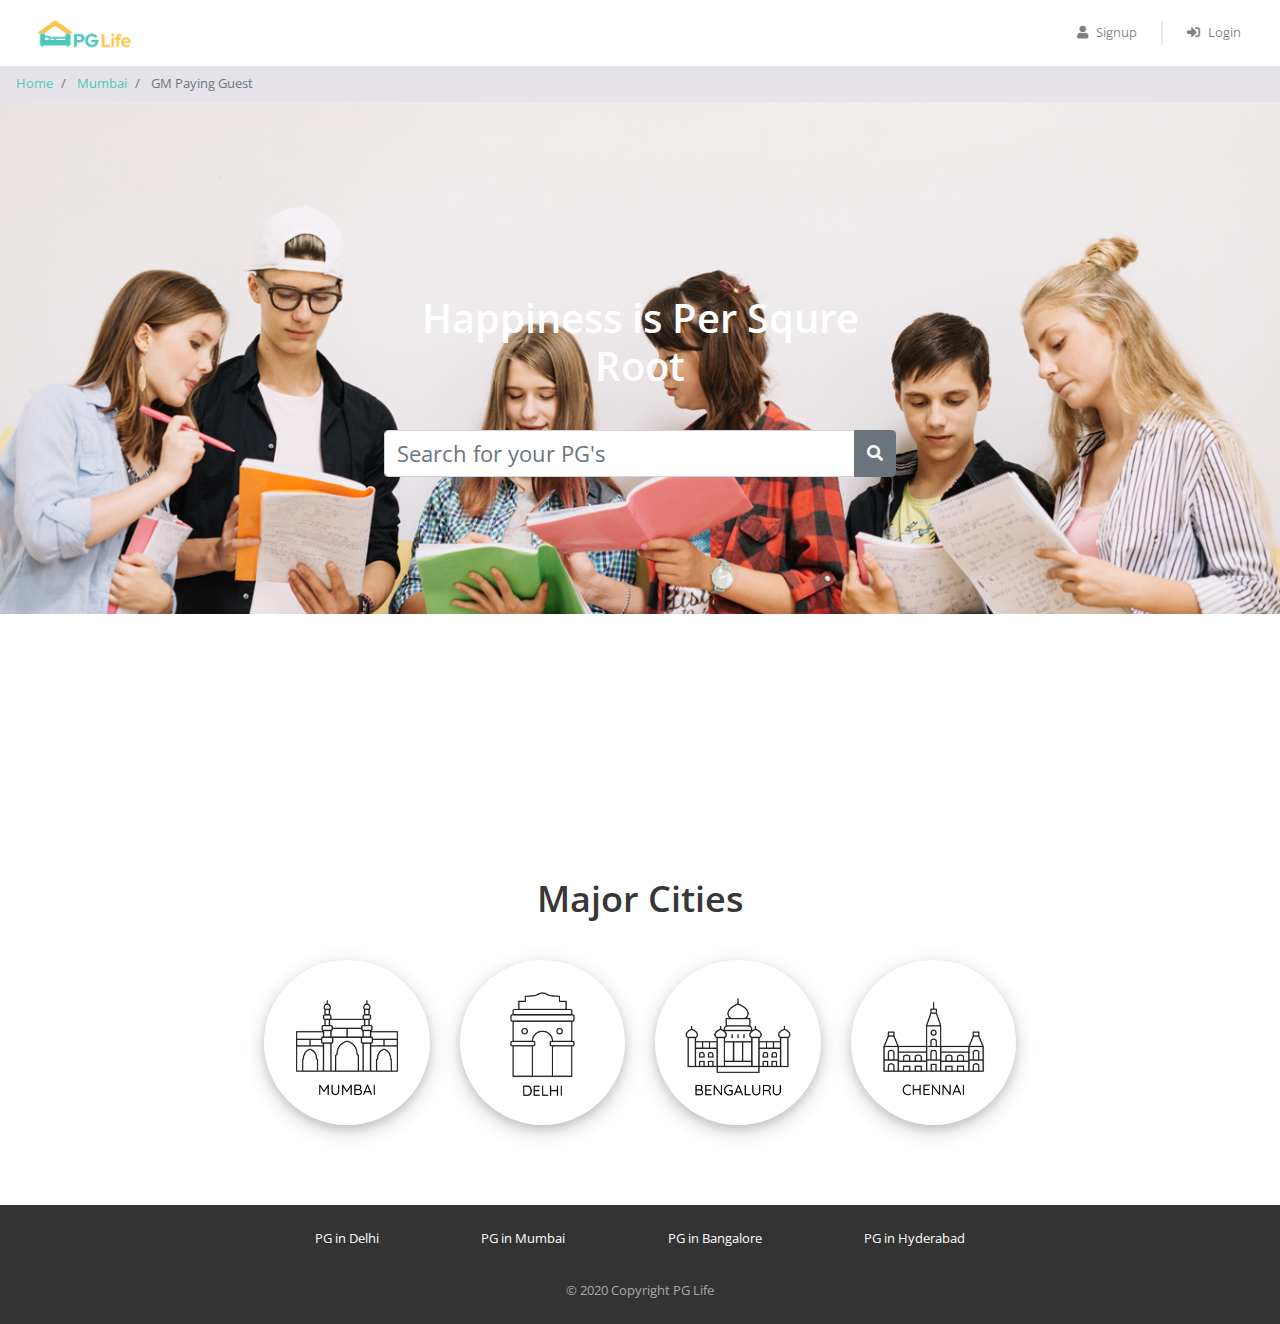
<file: index.html>
<!DOCTYPE html>
<html lang="en">
<head>
  <meta charset="UTF-8">
  <meta http-equiv="X-UA-Compatible" content="IE=edge">
    <meta name="viewport" content="width=device-width, initial-scale=1.0">
    <script src="https://cdn.jsdelivr.net/npm/bootstrap@5.1.3/dist/js/bootstrap.bundle.min.js" integrity="sha384-ka7Sk0Gln4gmtz2MlQnikT1wXgYsOg+OMhuP+IlRH9sENBO0LRn5q+8nbTov4+1p" crossorigin="anonymous"></script>
    <link href="css/bootstrap.min.css" rel="stylesheet" />
    <link href="https://use.fontawesome.com/releases/v5.11.2/css/all.css" rel="stylesheet" />
    <link href="https://fonts.googleapis.com/css2?family=Open+Sans:ital,wght@0,300;0,400;0,600;0,700;0,800;1,300;1,400;1,600;1,700;1,800&display=swap" rel="stylesheet" />
    <link href="css/common.css" rel="stylesheet" /> 
    <link href="css/style.css" rel="stylesheet" /> 
    <title>PG's Life</title>
</head>
<body>
  <div class="header sticky-top n-bar">
    <nav class="navbar navbar-expand-lg navbar-light">
      <div class="container-fluid">
        <a class="navbar-brand" href="#"><img src="img/logo.png" alt="logo-img"></a>
        <button class="navbar-toggler" type="button" data-bs-toggle="collapse" data-bs-target="#navbarNavAltMarkup" aria-controls="navbarNavAltMarkup" aria-expanded="false" aria-label="Toggle navigation">
          <span class="navbar-toggler-icon"></span>
        </button>
        <div class="collapse navbar-collapse" id="navbarNavAltMarkup">
          <ul class="navbar-nav ml-auto">
            <li class="nav-item">
                <a class="nav-link" href="#" data-toggle="modal" data-target="#signup-modal">
                    <i class="fas fa-user"></i>Signup </a>
                        </li>
                <div class="nav-vl"></div>
                    <li class="nav-item">
                        <a class="nav-link" href="#" data-toggle="modal" data-target="#login-modal">
                            <i class="fas fa-sign-in-alt"></i>Login</a>
                    </li>
        </ul>
            
          </div>
        </div>
      </div>
    </nav>
  </div>
  <div id="loading">
    </div>

    <nav aria-label="breadcrumb">
        <ol class="breadcrumb py-2">
            <li class="breadcrumb-item">
                <a href="index.html">Home</a>
            </li>
            <li class="breadcrumb-item">
                <a href="property_list.html">Mumbai</a>
            </li>
            <li class="breadcrumb-item active" aria-current="page">
                GM Paying Guest
            </li>
        </ol>
    </nav>

    <div class="search-bar">
      <img class="background-img" src="img/bg.png" alt="">
      <div class="search">
        <h1 class="head">Happiness is Per Squre Root</h1>
        <form action="" id="search-form">
          <div class="input-group city-search">
            <input type="text" class="form-control input-city" id="city" name="city" placeholder="Search for your PG's">
            <div class="input-group-append">
              <button type="submit" class="btn btn-secondary">
                <i class="fa fa-search"></i>
              </button>
            </div>
          </div>
        </form>
      
      </div>
		</div>
  <!-- </div> -->
    <div class="page-container city-icon">
      <div class="icon-heading"><h1>Major Cities</h1></div>
      <div class="row">
        <div class="city-card-container col-md col-sm-12" style="width: 18rem;">
          <a href="property_detail.html">
            <div class="city-card ">
            <img src="img/mumbai.png" class="card-img" alt="Mumbai">
          </div>
          </a>
        </div>

        <div class="city-card-container col-md col-sm-12" style="width: 18rem;">
          <a href="property_detail.html">
            <div class="city-card">
            <img src="img/delhi.png" class="card-img" alt="Mumbai">
          </div>
          </a>
        </div><div class="city-card-container col-md col-sm-12" style="width: 18rem;">
          <a href="property_detail.html">
            <div class="city-card">
            <img src="img/bangalore.png" class="card-img" alt="Mumbai">
          </div>
          </a>
        </div>
        <div class="city-card-container col-md col-sm-12" style="width: 18rem;">
          <a href="property_detail.html">
            <div class="city-card rounded-circle">
            <img src="img/chennai.png" class="card-img" alt="Mumbai">
          </div>
          </a>
        </div>

      </div>
    </div>

    <div class="footer">
      <div class="page-container footer-container">
          <div class="footer-cities">
              <div class="footer-city">
                  <a href="property_list.html">PG in Delhi</a>
              </div>
              <div class="footer-city">
                  <a href="property_list.html">PG in Mumbai</a>
              </div>
              <div class="footer-city">
                  <a href="property_list.html">PG in Bangalore</a>
              </div>
              <div class="footer-city">
                  <a href="property_list.html">PG in Hyderabad</a>
              </div>
          </div>
          <div class="footer-copyright">© 2020 Copyright PG Life </div>
      </div>
  </div>


  
</body>
</html>
</file>
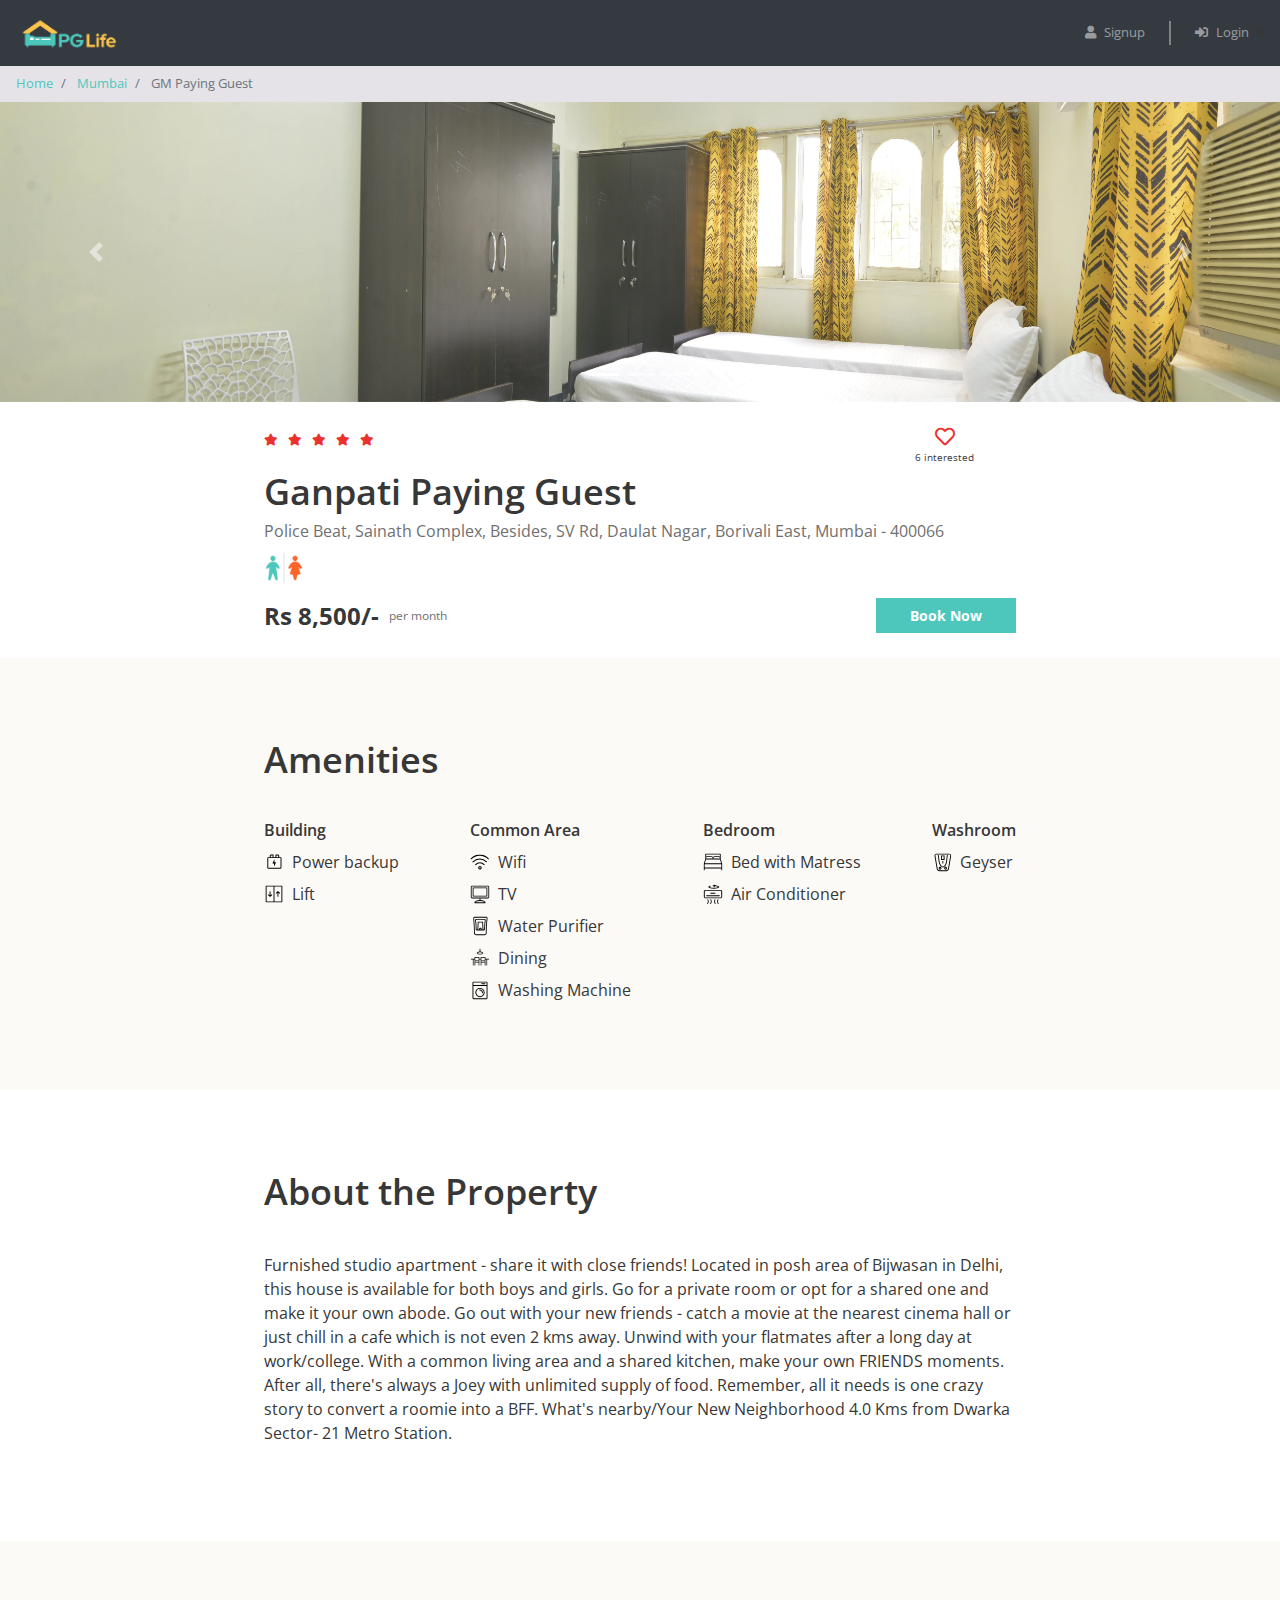
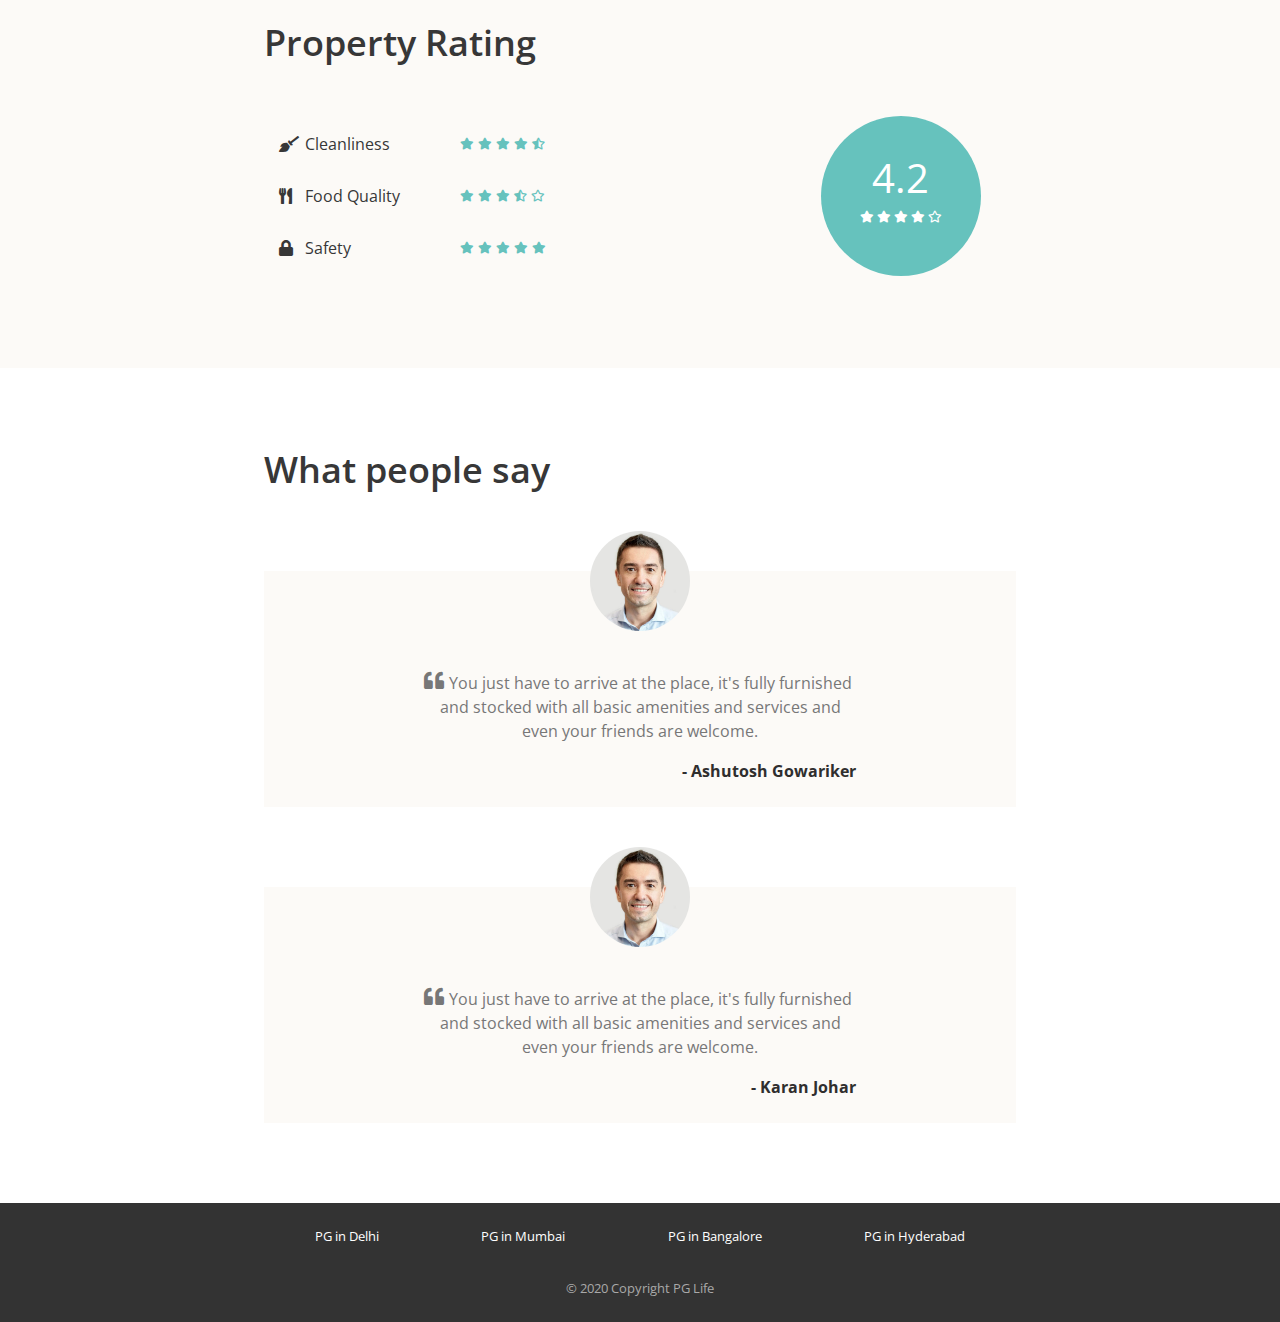
<file: property_detail.html>
<!DOCTYPE html>
<html lang="en">

<head>
    <meta name="viewport" content="width=device-width, initial-scale=1">
    <title>Ganpati Paying Guest | PG Life</title>

    <link href="css/bootstrap.min.css" rel="stylesheet" />
    <link href="https://use.fontawesome.com/releases/v5.11.2/css/all.css" rel="stylesheet" />
    <link href="https://fonts.googleapis.com/css2?family=Open+Sans:ital,wght@0,300;0,400;0,600;0,700;0,800;1,300;1,400;1,600;1,700;1,800&display=swap" rel="stylesheet" />
    <link href="css/common.css" rel="stylesheet" />
    <link href="css/property_detail.css" rel="stylesheet" />
</head>

<body>
    <div class="header sticky-top">
        <nav class="navbar bg-dark navbar-expand-lg navbar-dark">
            <a class="navbar-brand" href="index.html">
                <img src="img/logo.png">
            </a>
             <button class="navbar-toggler" type="button" data-toggle="collapse" data-target="#navbarSupportedContent" aria-controls="navbarSupportedContent" aria-expanded="false" aria-label="Toggle navigation">
            <span class="navbar-toggler-icon"></span>
          </button>
          <div class="collapse navbar-collapse" id="navbarSupportedContent">
            <ul class="navbar-nav ml-auto">
                <li class="nav-item">
                    <a class="nav-link" href="#" data-toggle="modal" data-target="#signup-modal">
                        <i class="fas fa-user"></i>Signup </a>
                            </li>
                    <div class="nav-vl"></div>
                        <li class="nav-item">
                            <a class="nav-link" href="#" data-toggle="modal" data-target="#login-modal">
                                <i class="fas fa-sign-in-alt"></i>Login</a>
                        </li>
            </ul>
         </div>
0        </nav>
    </div>

    <div id="loading">
    </div>

    <nav aria-label="breadcrumb">
        <ol class="breadcrumb py-2">
            <li class="breadcrumb-item">
                <a href="index.html">Home</a>
            </li>
            <li class="breadcrumb-item">
                <a href="property_list.html">Mumbai</a>
            </li>
            <li class="breadcrumb-item active" aria-current="page">
                GM Paying Guest
            </li>
        </ol>
    </nav>

    <div id="property-images" class="carousel slide" data-ride="carousel">
        <ol class="carousel-indicators">
            <li data-target="#property-images" data-slide-to="0" class="active"></li>
            <li data-target="#property-images" data-slide-to="1" class=""></li>
            <li data-target="#property-images" data-slide-to="2" class=""></li>
        </ol>
        <div class="carousel-inner">
            <div class="carousel-item active">
                <img class="d-block w-100" src="img/properties/1/1d4f0757fdb86d5f.jpg" alt="slide">
            </div>
            <div class="carousel-item">
                <img class="d-block w-100" src="img/properties/1/46ebbb537aa9fb0a.jpg" alt="slide">
            </div>
            <div class="carousel-item">
                <img class="d-block w-100" src="img/properties/1/eace7b9114fd6046.jpg" alt="slide">
            </div>
        </div>
        <a class="carousel-control-prev" href="#property-images" role="button" data-slide="prev">
            <span class="carousel-control-prev-icon" aria-hidden="true"></span>
            <span class="sr-only">Previous</span>
        </a>
        <a class="carousel-control-next" href="#property-images" role="button" data-slide="next">
            <span class="carousel-control-next-icon" aria-hidden="true"></span>
            <span class="sr-only">Next</span>
        </a>
    </div>

    <div class="property-summary page-container">
        <div class="row no-gutters justify-content-between">
            <div class="star-container" title="4.8">
                <i class="fas fa-star"></i>
                <i class="fas fa-star"></i>
                <i class="fas fa-star"></i>
                <i class="fas fa-star"></i>
                <i class="fas fa-star"></i>
            </div>
            <div class="interested-container">
                <i class="is-interested-image far fa-heart"></i>
                <div class="interested-text">
                    <span class="interested-user-count">6</span> interested
                </div>
            </div>
        </div>
        <div class="detail-container">
            <div class="property-name">Ganpati Paying Guest</div>
            <div class="property-address">Police Beat, Sainath Complex, Besides, SV Rd, Daulat Nagar, Borivali East, Mumbai - 400066</div>
            <div class="property-gender">
                <img src="img/unisex.png" />
            </div>
        </div>
        <div class="row no-gutters">
            <div class="rent-container col-6">
                <div class="rent">Rs 8,500/-</div>
                <div class="rent-unit">per month</div>
            </div>
            <div class="button-container col-6">
                <a href="#" class="btn btn-primary">Book Now</a>
            </div>
        </div>
    </div>

    <div class="property-amenities">
        <div class="page-container">
            <h1>Amenities</h1>
            <div class="row justify-content-between">
                <div class="col-md-auto">
                    <h5>Building</h5>
                    <div class="amenity-container">
                        <img src="img/amenities/powerbackup.svg">
                        <span>Power backup</span>
                    </div>
                    <div class="amenity-container">
                        <img src="img/amenities/lift.svg">
                        <span>Lift</span>
                    </div>
                </div>

                <div class="col-md-auto">
                    <h5>Common Area</h5>
                    <div class="amenity-container">
                        <img src="img/amenities/wifi.svg">
                        <span>Wifi</span>
                    </div>
                    <div class="amenity-container">
                        <img src="img/amenities/tv.svg">
                        <span>TV</span>
                    </div>
                    <div class="amenity-container">
                        <img src="img/amenities/rowater.svg">
                        <span>Water Purifier</span>
                    </div>
                    <div class="amenity-container">
                        <img src="img/amenities/dining.svg">
                        <span>Dining</span>
                    </div>
                    <div class="amenity-container">
                        <img src="img/amenities/washingmachine.svg">
                        <span>Washing Machine</span>
                    </div>
                </div>

                <div class="col-md-auto">
                    <h5>Bedroom</h5>
                    <div class="amenity-container">
                        <img src="img/amenities/bed.svg">
                        <span>Bed with Matress</span>
                    </div>
                    <div class="amenity-container">
                        <img src="img/amenities/ac.svg">
                        <span>Air Conditioner</span>
                    </div>
                </div>

                <div class="col-md-auto">
                    <h5>Washroom</h5>
                    <div class="amenity-container">
                        <img src="img/amenities/geyser.svg">
                        <span>Geyser</span>
                    </div>
                </div>
            </div>
        </div>
    </div>

    <div class="property-about page-container">
        <h1>About the Property</h1>
        <p>Furnished studio apartment - share it with close friends! Located in posh area of Bijwasan in Delhi, this house is available for both boys and girls. Go for a private room or opt for a shared one and make it your own abode. Go out with your new friends - catch a movie at the nearest cinema hall or just chill in a cafe which is not even 2 kms away. Unwind with your flatmates after a long day at work/college. With a common living area and a shared kitchen, make your own FRIENDS moments. After all, there's always a Joey with unlimited supply of food. Remember, all it needs is one crazy story to convert a roomie into a BFF. What's nearby/Your New Neighborhood 4.0 Kms from Dwarka Sector- 21 Metro Station.</p>
    </div>

    <div class="property-rating">
        <div class="page-container">
            <h1>Property Rating</h1>
            <div class="row align-items-center justify-content-between">
                <div class="col-md-6">
                    <div class="rating-criteria row">
                        <div class="col-6">
                            <i class="rating-criteria-icon fas fa-broom"></i>
                            <span class="rating-criteria-text">Cleanliness</span>
                        </div>
                        <div class="rating-criteria-star-container col-6" title="4.3">
                            <i class="fas fa-star"></i>
                            <i class="fas fa-star"></i>
                            <i class="fas fa-star"></i>
                            <i class="fas fa-star"></i>
                            <i class="fas fa-star-half-alt"></i>
                        </div>
                    </div>

                    <div class="rating-criteria row">
                        <div class="col-6">
                            <i class="rating-criteria-icon fas fa-utensils"></i>
                            <span class="rating-criteria-text">Food Quality</span>
                        </div>
                        <div class="rating-criteria-star-container col-6" title="3.4">
                            <i class="fas fa-star"></i>
                            <i class="fas fa-star"></i>
                            <i class="fas fa-star"></i>
                            <i class="fas fa-star-half-alt"></i>
                            <i class="far fa-star"></i>
                        </div>
                    </div>

                    <div class="rating-criteria row">
                        <div class="col-6">
                            <i class="rating-criteria-icon fa fa-lock"></i>
                            <span class="rating-criteria-text">Safety</span>
                        </div>
                        <div class="rating-criteria-star-container col-6" title="4.8">
                            <i class="fas fa-star"></i>
                            <i class="fas fa-star"></i>
                            <i class="fas fa-star"></i>
                            <i class="fas fa-star"></i>
                            <i class="fas fa-star"></i>
                        </div>
                    </div>
                </div>

                <div class="col-md-4">
                    <div class="rating-circle">
                        <div class="total-rating">4.2</div>
                        <div class="rating-circle-star-container">
                            <i class="fas fa-star"></i>
                            <i class="fas fa-star"></i>
                            <i class="fas fa-star"></i>
                            <i class="fas fa-star"></i>
                            <i class="far fa-star"></i>
                        </div>
                    </div>
                </div>
            </div>
        </div>
    </div>

    <div class="property-testimonials page-container">
        <h1>What people say</h1>
        <div class="testimonial-block">
            <div class="testimonial-image-container">
                <img class="testimonial-img" src="img/man.png">
            </div>
            <div class="testimonial-text">
                <i class="fa fa-quote-left" aria-hidden="true"></i>
                <p>You just have to arrive at the place, it's fully furnished and stocked with all basic amenities and services and even your friends are welcome.</p>
            </div>
            <div class="testimonial-name">- Ashutosh Gowariker</div>
        </div>
        <div class="testimonial-block">
            <div class="testimonial-image-container">
                <img class="testimonial-img" src="img/man.png">
            </div>
            <div class="testimonial-text">
                <i class="fa fa-quote-left" aria-hidden="true"></i>
                <p>You just have to arrive at the place, it's fully furnished and stocked with all basic amenities and services and even your friends are welcome.</p>
            </div>
            <div class="testimonial-name">- Karan Johar</div>
        </div>
    </div>

    <div class="modal fade" id="signup-modal" tabindex="-1" role="dialog" aria-labelledby="signup-heading" aria-hidden="true">
        <div class="modal-dialog" role="document">
            <div class="modal-content">
                <div class="modal-header">
                    <h5 class="modal-title" id="signup-heading">Signup with PGLife</h5>
                    <button type="button" class="close" data-dismiss="modal" aria-label="Close">
                        <span aria-hidden="true">&times;</span>
                    </button>
                </div>

                <div class="modal-body">
                    <form id="signup-form" class="form" role="form">
                        <div class="input-group form-group">
                            <div class="input-group-prepend">
                                <span class="input-group-text">
                                    <i class="fas fa-user"></i>
                                </span>
                            </div>
                            <input type="text" class="form-control" name="full_name" placeholder="Full Name" maxlength="30" required>
                        </div>

                        <div class="input-group form-group">
                            <div class="input-group-prepend">
                                <span class="input-group-text">
                                    <i class="fas fa-phone-alt"></i>
                                </span>
                            </div>
                            <input type="text" class="form-control" name="phone" placeholder="Phone Number" maxlength="10" minlength="10" required>
                        </div>

                        <div class="input-group form-group">
                            <div class="input-group-prepend">
                                <span class="input-group-text">
                                    <i class="fas fa-envelope"></i>
                                </span>
                            </div>
                            <input type="email" class="form-control" name="email" placeholder="Email" required>
                        </div>

                        <div class="input-group form-group">
                            <div class="input-group-prepend">
                                <span class="input-group-text">
                                    <i class="fas fa-lock"></i>
                                </span>
                            </div>
                            <input type="password" class="form-control" name="password" placeholder="Password" minlength="6" required>
                        </div>

                        <div class="input-group form-group">
                            <div class="input-group-prepend">
                                <span class="input-group-text">
                                    <i class="fas fa-university"></i>
                                </span>
                            </div>
                            <input type="text" class="form-control" name="college_name" placeholder="College Name" maxlength="150" required>
                        </div>

                        <div class="form-group">
                            <span>I'm a</span>
                            <input type="radio" class="ml-3" id="gender-male" name="gender" value="male" /> Male
                            <label for="gender-male">
                            </label>
                            <input type="radio" class="ml-3" id="gender-female" name="gender" value="female" />
                            <label for="gender-female">
                                Female
                            </label>
                        </div>

                        <div class="form-group">
                            <button type="submit" class="btn btn-block btn-primary">Create Account</button>
                        </div>
                    </form>
                </div>

                <div class="modal-footer">
                    <span>Already have an account?
                        <a href="#" data-dismiss="modal" data-toggle="modal" data-target="#login-modal">Login</a>
                    </span>
                </div>
            </div>
        </div>
    </div>

    <div class="modal fade" id="login-modal" tabindex="-1" role="dialog" aria-labelledby="login-heading" aria-hidden="true">
        <div class="modal-dialog modal-dialog-centered" role="document">
            <div class="modal-content">
                <div class="modal-header">
                    <h5 class="modal-title" id="login-heading">Login with PGLife</h5>
                    <button type="button" class="close" data-dismiss="modal" aria-label="Close">
                        <span aria-hidden="true">&times;</span>
                    </button>
                </div>

                <div class="modal-body">
                    <form id="login-form" class="form" role="form">
                        <div class="input-group form-group">
                            <div class="input-group-prepend">
                                <span class="input-group-text">
                                    <i class="fas fa-user"></i>
                                </span>
                            </div>
                            <input type="email" class="form-control" name="email" placeholder="Email" required>
                        </div>

                        <div class="input-group form-group">
                            <div class="input-group-prepend">
                                <span class="input-group-text">
                                    <i class="fas fa-lock"></i>
                                </span>
                            </div>
                            <input type="password" class="form-control" name="password" placeholder="Password" minlength="6" required>
                        </div>

                        <div class="form-group">
                            <button type="submit" class="btn btn-block btn-primary">Login</button>
                        </div>
                    </form>
                </div>

                <div class="modal-footer">
                    <span>
                        <a href="#" data-dismiss="modal" data-toggle="modal" data-target="#signup-modal">Click here</a>
                        to register a new account
                    </span>
                </div>
            </div>
        </div>
    </div>

    <div class="footer">
        <div class="page-container footer-container">
            <div class="footer-cities">
                <div class="footer-city">
                    <a href="property_list.html">PG in Delhi</a>
                </div>
                <div class="footer-city">
                    <a href="property_list.html">PG in Mumbai</a>
                </div>
                <div class="footer-city">
                    <a href="property_list.html">PG in Bangalore</a>
                </div>
                <div class="footer-city">
                    <a href="property_list.html">PG in Hyderabad</a>
                </div>
            </div>
            <div class="footer-copyright">© 2020 Copyright PG Life </div>
        </div>
    </div>

    <script type="text/javascript" src="js/jquery.js"></script>
    <script type="text/javascript" src="js/bootstrap.min.js"></script>
</body>

</html>
</file>
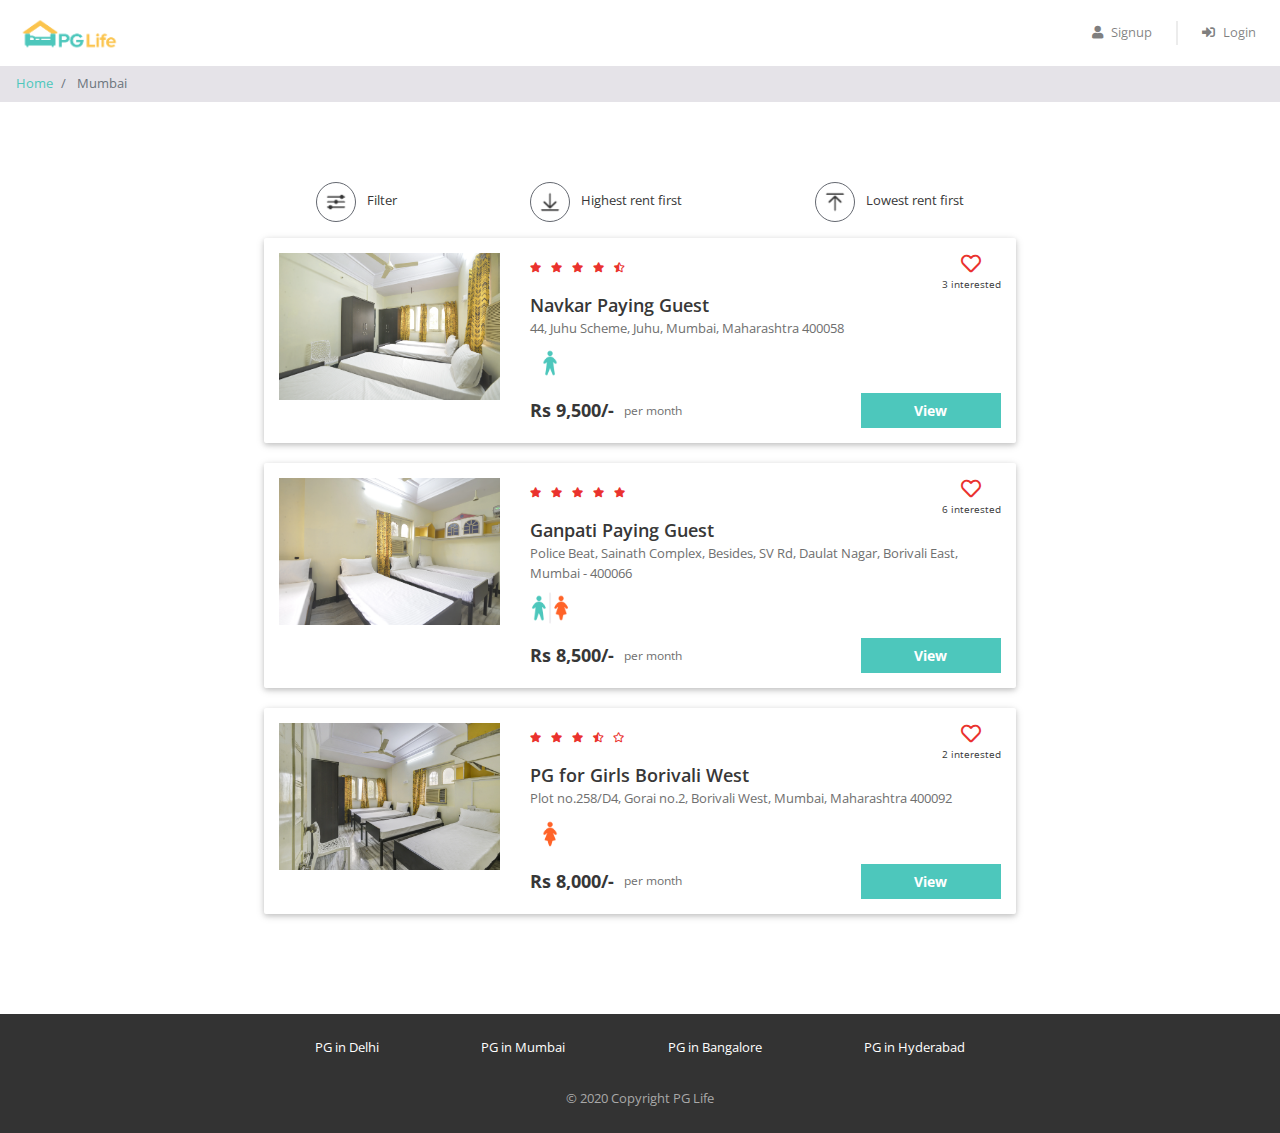
<file: property_list.html>
<!DOCTYPE html>
<html lang="en">

<head>
    <meta name="viewport" content="width=device-width, initial-scale=1">
    <title>Best PG's in Mumbai | PG Life</title>

    <link href="css/bootstrap.min.css" rel="stylesheet" />
    <link href="https://use.fontawesome.com/releases/v5.11.2/css/all.css" rel="stylesheet" />
    <link href="https://fonts.googleapis.com/css2?family=Open+Sans:ital,wght@0,300;0,400;0,600;0,700;0,800;1,300;1,400;1,600;1,700;1,800&display=swap" rel="stylesheet" />
    <link href="css/common.css" rel="stylesheet" />
    <link href="css/property_list.css" rel="stylesheet" />
</head>

<body>
    <div class="header sticky-top">
        <nav class="navbar navbar-expand-md navbar-light">
            <a class="navbar-brand" href="index.html">
                <img src="img/logo.png" />
            </a>
            <button class="navbar-toggler" type="button" data-toggle="collapse" data-target="#my-navbar">
                <span class="navbar-toggler-icon"></span>
            </button>

            <div class="collapse navbar-collapse justify-content-end" id="my-navbar">
                <ul class="navbar-nav">
                    <li class="nav-item">
                        <a class="nav-link" href="#" data-toggle="modal" data-target="#signup-modal">
                            <i class="fas fa-user"></i>Signup
                        </a>
                    </li>
                    <div class="nav-vl"></div>
                    <li class="nav-item">
                        <a class="nav-link" href="#" data-toggle="modal" data-target="#login-modal">
                            <i class="fas fa-sign-in-alt"></i>Login
                        </a>
                    </li>
                </ul>
            </div>
        </nav>
    </div>

    <div id="loading">
    </div>

    <nav aria-label="breadcrumb">
        <ol class="breadcrumb py-2">
            <li class="breadcrumb-item">
                <a href="index.html">Home</a>
            </li>
            <li class="breadcrumb-item active" aria-current="page">
                Mumbai
            </li>
        </ol>
    </nav>

    <div class="page-container">
        <div class="filter-bar row justify-content-around">
            <div class="col-auto" data-toggle="modal" data-target="#filter-modal">
                <img src="img/filter.png" alt="filter" />
                <span>Filter</span>
            </div>
            <div class="col-auto">
                <img src="img/desc.png" alt="sort-desc" />
                <span>Highest rent first</span>
            </div>
            <div class="col-auto">
                <img src="img/asc.png" alt="sort-asc" />
                <span>Lowest rent first</span>
            </div>
        </div>

        
        <div class="property-card row">
            <div class="image-container col-md-4">
                <img src="img/properties/1/1d4f0757fdb86d5f.jpg" />
            </div>
            <div class="content-container col-md-8">
                <div class="row no-gutters justify-content-between">
                    <div class="star-container" title="4.5">
                        <i class="fas fa-star"></i>
                        <i class="fas fa-star"></i>
                        <i class="fas fa-star"></i>
                        <i class="fas fa-star"></i>
                        <i class="fas fa-star-half-alt"></i>
                    </div>
                    <div class="interested-container">
                        <i class="far fa-heart"></i>
                        <div class="interested-text">3 interested</div>
                    </div>
                </div>
                <div class="detail-container">
                    <div class="property-name">Navkar Paying Guest</div>
                    <div class="property-address">44, Juhu Scheme, Juhu, Mumbai, Maharashtra 400058</div>
                    <div class="property-gender">
                        <img src="img/male.png" />
                    </div>
                </div>
                <div class="row no-gutters">
                    <div class="rent-container col-6">
                        <div class="rent">Rs 9,500/-</div>
                        <div class="rent-unit">per month</div>
                    </div>
                    <div class="button-container col-6">
                        <a href="property_detail.html" class="btn btn-primary">View</a>
                    </div>
                </div>
            </div>
        </div>

        <div class="property-card row">
            <div class="image-container col-md-4">
                <img src="img/properties/1/eace7b9114fd6046.jpg" />
            </div>
            <div class="content-container col-md-8">
                <div class="row no-gutters justify-content-between">
                    <div class="star-container" title="4.8">
                        <i class="fas fa-star"></i>
                        <i class="fas fa-star"></i>
                        <i class="fas fa-star"></i>
                        <i class="fas fa-star"></i>
                        <i class="fas fa-star"></i>
                    </div>
                    <div class="interested-container">
                        <i class="far fa-heart"></i>
                        <div class="interested-text">6 interested</div>
                    </div>
                </div>
                <div class="detail-container">
                    <div class="property-name">Ganpati Paying Guest</div>
                    <div class="property-address">Police Beat, Sainath Complex, Besides, SV Rd, Daulat Nagar, Borivali East, Mumbai - 400066</div>
                    <div class="property-gender">
                        <img src="img/unisex.png" />
                    </div>
                </div>
                <div class="row no-gutters">
                    <div class="rent-container col-6">
                        <div class="rent">Rs 8,500/-</div>
                        <div class="rent-unit">per month</div>
                    </div>
                    <div class="button-container col-6">
                        <a href="property_detail.html" class="btn btn-primary">View</a>
                    </div>
                </div>
            </div>
        </div>

        <div class="property-card row">
            <div class="image-container col-md-4">
                <img src="img/properties/1/46ebbb537aa9fb0a.jpg" />
            </div>
            <div class="content-container col-md-8">
                <div class="row no-gutters justify-content-between">
                    <div class="star-container" title="3.5">
                        <i class="fas fa-star"></i>
                        <i class="fas fa-star"></i>
                        <i class="fas fa-star"></i>
                        <i class="fas fa-star-half-alt"></i>
                        <i class="far fa-star"></i>
                    </div>
                    <div class="interested-container">
                        <i class="far fa-heart"></i>
                        <div class="interested-text">2 interested</div>
                    </div>
                </div>
                <div class="detail-container">
                    <div class="property-name">PG for Girls Borivali West</div>
                    <div class="property-address">Plot no.258/D4, Gorai no.2, Borivali West, Mumbai, Maharashtra 400092</div>
                    <div class="property-gender">
                        <img src="img/female.png" />
                    </div>
                </div>
                <div class="row no-gutters">
                    <div class="rent-container col-6">
                        <div class="rent">Rs 8,000/-</div>
                        <div class="rent-unit">per month</div>
                    </div>
                    <div class="button-container col-6">
                        <a href="property_detail.html" class="btn btn-primary">View</a>
                    </div>
                </div>
            </div>
        </div>
    </div>

    <div class="modal fade" id="filter-modal" tabindex="-1" role="dialog" aria-labelledby="filter-heading" aria-hidden="true">
        <div class="modal-dialog modal-dialog-centered" role="document">
            <div class="modal-content">
                <div class="modal-header">
                    <h3 class="modal-title" id="filter-heading">Filters</h3>
                    <button type="button" class="close" data-dismiss="modal" aria-label="Close">
                        <span aria-hidden="true">&times;</span>
                    </button>
                </div>

                <div class="modal-body">
                    <h5>Gender</h5>
                    <hr />
                    <div>
                        <button class="btn btn-outline-dark btn-active">
                            No Filter
                        </button>
                        <button class="btn btn-outline-dark">
                            <i class="fas fa-venus-mars"></i>Unisex
                        </button>
                        <button class="btn btn-outline-dark">
                            <i class="fas fa-mars"></i>Male
                        </button>
                        <button class="btn btn-outline-dark">
                            <i class="fas fa-venus"></i>Female
                        </button>
                    </div>
                </div>

                <div class="modal-footer">
                    <button data-dismiss="modal" class="btn btn-success">Okay</button>
                </div>
            </div>
        </div>
    </div>

    <div class="modal fade" id="signup-modal" tabindex="-1" role="dialog" aria-labelledby="signup-heading" aria-hidden="true">
        <div class="modal-dialog" role="document">
            <div class="modal-content">
                <div class="modal-header">
                    <h5 class="modal-title" id="signup-heading">Signup with PGLife</h5>
                    <button type="button" class="close" data-dismiss="modal" aria-label="Close">
                        <span aria-hidden="true">&times;</span>
                    </button>
                </div>

                <div class="modal-body">
                    <form id="signup-form" class="form" role="form">
                        <div class="input-group form-group">
                            <div class="input-group-prepend">
                                <span class="input-group-text">
                                    <i class="fas fa-user"></i>
                                </span>
                            </div>
                            <input type="text" class="form-control" name="full_name" placeholder="Full Name" maxlength="30" required>
                        </div>

                        <div class="input-group form-group">
                            <div class="input-group-prepend">
                                <span class="input-group-text">
                                    <i class="fas fa-phone-alt"></i>
                                </span>
                            </div>
                            <input type="text" class="form-control" name="phone" placeholder="Phone Number" maxlength="10" minlength="10" required>
                        </div>

                        <div class="input-group form-group">
                            <div class="input-group-prepend">
                                <span class="input-group-text">
                                    <i class="fas fa-envelope"></i>
                                </span>
                            </div>
                            <input type="email" class="form-control" name="email" placeholder="Email" required>
                        </div>

                        <div class="input-group form-group">
                            <div class="input-group-prepend">
                                <span class="input-group-text">
                                    <i class="fas fa-lock"></i>
                                </span>
                            </div>
                            <input type="password" class="form-control" name="password" placeholder="Password" minlength="6" required>
                        </div>

                        <div class="input-group form-group">
                            <div class="input-group-prepend">
                                <span class="input-group-text">
                                    <i class="fas fa-university"></i>
                                </span>
                            </div>
                            <input type="text" class="form-control" name="college_name" placeholder="College Name" maxlength="150" required>
                        </div>

                        <div class="form-group">
                            <span>I'm a</span>
                            <input type="radio" class="ml-3" id="gender-male" name="gender" value="male" /> Male
                            <label for="gender-male">
                            </label>
                            <input type="radio" class="ml-3" id="gender-female" name="gender" value="female" />
                            <label for="gender-female">
                                Female
                            </label>
                        </div>

                        <div class="form-group">
                            <button type="submit" class="btn btn-block btn-primary">Create Account</button>
                        </div>
                    </form>
                </div>

                <div class="modal-footer">
                    <span>Already have an account?
                        <a href="#" data-dismiss="modal" data-toggle="modal" data-target="#login-modal">Login</a>
                    </span>
                </div>
            </div>
        </div>
    </div>

    <div class="modal fade" id="login-modal" tabindex="-1" role="dialog" aria-labelledby="login-heading" aria-hidden="true">
        <div class="modal-dialog modal-dialog-centered" role="document">
            <div class="modal-content">
                <div class="modal-header">
                    <h5 class="modal-title" id="login-heading">Login with PGLife</h5>
                    <button type="button" class="close" data-dismiss="modal" aria-label="Close">
                        <span aria-hidden="true">&times;</span>
                    </button>
                </div>

                <div class="modal-body">
                    <form id="login-form" class="form" role="form">
                        <div class="input-group form-group">
                            <div class="input-group-prepend">
                                <span class="input-group-text">
                                    <i class="fas fa-user"></i>
                                </span>
                            </div>
                            <input type="email" class="form-control" name="email" placeholder="Email" required>
                        </div>

                        <div class="input-group form-group">
                            <div class="input-group-prepend">
                                <span class="input-group-text">
                                    <i class="fas fa-lock"></i>
                                </span>
                            </div>
                            <input type="password" class="form-control" name="password" placeholder="Password" minlength="6" required>
                        </div>

                        <div class="form-group">
                            <button type="submit" class="btn btn-block btn-primary">Login</button>
                        </div>
                    </form>
                </div>

                <div class="modal-footer">
                    <span>
                        <a href="#" data-dismiss="modal" data-toggle="modal" data-target="#signup-modal">Click here</a>
                        to register a new account
                    </span>
                </div>
            </div>
        </div>
    </div>

    <div class="footer">
        <div class="page-container footer-container">
            <div class="footer-cities">
                <div class="footer-city">
                    <a href="property_list.html">PG in Delhi</a>
                </div>
                <div class="footer-city">
                    <a href="property_list.html">PG in Mumbai</a>
                </div>
                <div class="footer-city">
                    <a href="property_list.html">PG in Bangalore</a>
                </div>
                <div class="footer-city">
                    <a href="property_list.html">PG in Hyderabad</a>
                </div>
            </div>
            <div class="footer-copyright">© 2020 Copyright PG Life </div>
        </div>
    </div>

    <script type="text/javascript" src="js/jquery.js"></script>
    <script type="text/javascript" src="js/bootstrap.min.js"></script>
</body>

</html>
</file>
<file: css/common.css>
* {
    box-sizing: border-box;
    font-family: 'Open Sans', sans-serif;
}

body {
    color: #373737;
    font-size: 16px;
    position: relative;
}

h1,
h2,
h3,
h4,
h5,
h6 {
    font-weight: 600;
}

h1 {
    font-size: 36px;
    margin-bottom: 40px;
}

@media (max-width: 768px) {
    h1,h2 {
        font-size: 25px;
    }

}

h3 {
    font-size: 24px;
    margin-bottom: 12px;
}

h5 {
    font-size: 16px;
    margin-bottom: 10px;
}

.btn-primary,
.btn-warning,
.btn-danger {
    color: white;
    font-weight: bold;
}

.input-group .input-group-text i {
    width: 14px;
}

input[type="radio"] {
    position: relative;
    top: 1px;
}

.breadcrumb {
    background-color: #e5e3e8;
    font-size: 13px;
    border-radius: 0px;
    margin: 0px;
}

.container {
    max-width: 920px;
    padding: 0px 20px;
}

.page-container {
    max-width: 800px;
    padding: 80px 24px;
    margin: auto;
}

@media (max-width: 768px) {
    .page-container {
        padding: 64px 24px;
    }
}

.white {
    color: #ffffff;
}

#loading {
    display: none;
    background-color: #666666;
    background-image: url("../img/progress_spinner.gif");
    background-repeat: no-repeat;
    background-position: center;
    opacity: 0.4;
    position: fixed;
    top: 0px;
    right: 0px;
    width: 100%;
    height: 100%;
    z-index: 10000000;
}

/* Login Modal */
#login-modal .modal-dialog {
    width: 350px;
    margin: auto;
}

.modal-footer {
    background-color: #f4f4f4;
    justify-content: center;
}

/* Header */
.header {
    background-color: white;
    font-size: 13px;
}

.header .navbar .navbar-brand img {
    height: 40px;
}

.header .navbar .nav-item i {
    margin-right: 8px;
}

.header .nav-vl {
    border-left: 2px solid #d6d6d678;
    height: 24px;
    margin: auto 16px;
    display: block;
}

@media(max-width:768px) {
    .header .nav-vl {
        display: none;
    }
}

.header .nav-name {
    font-weight: bold;
    margin: auto 16px;
}

@media(max-width:768px) {
    .header .nav-name {
        margin: 8px 0px
    }
}

/* Footer */
.footer {
    background-color: #333333;
    font-size: 13px;
}

.footer-container {
    padding: 24px;
}

.footer-cities {
    display: flex;
    flex-wrap: wrap;
    justify-content: space-around;
}

.footer-city {
    margin-bottom: 8px;
    text-align: center;
}

@media(max-width:768px) {
    .footer-city {
        width: 100%;
    }
}

.footer-city a {
    color: #ffffff;
}

.footer-copyright {
    color: #a9a9a9;
    text-align: center;
    padding-top: 24px;
}
</file>
<file: css/style.css>
.background-img{
    width: 100%;
    position: ;
    object-fit: cover;
    
}
body{
    margin: 0px;
}
.head{
    text-align: center;
    color: white;
    font-size: 40px;
}
.search{
    width: 40%;
    margin: 0 auto;
    position: relative;
    bottom: 320px;

}
.form-control{
    font-size: 22px;
}
#button-addon2{
    font-size: 25px;

}
/* City Icon */
.city-icon{
    text-align: center;
}
@media (max-width:768px){
    .n-bar{
        position: static;
    }
    /* .search{
        font-size: 10px;
        margin: 0 auto;
    } */
    .head{
        font-size: 20px;
    }
    .city-card{
        width: 50%;
        margin: 10px auto;
    }
    .city-card-container{
        margin: 0 auto;
    }
    # search-form{
        height: 30px;
    }
    .search{
        width: 75%;
        font-size: 15px;
        margin: 0 auto;
        position: relative;
        bottom: 200px;
    }
    .city-search{
        font-size: 10px;
    }
    .background-img{
        width: 100%;
        height: 300px;
        object-fit: cover;
        
    }
    .head{
        font-size: 25px;
    }
    .form-control{
        font-size: 15px;
    }
    #button-addon2{
        font-size: 10px;
        height: 30px;
    
    }
}
.city-card{
  padding: 20px; 
  border-radius: 100%;  
  box-shadow: 0 4px 8px 0 rgba(0, 0, 0, 0.1), 0 6px 20px 0 rgba(0, 0, 0, 0.19);
  text-align: center;
}
.city-card:hover{
    box-shadow: 0 4px 8px 0 rgba(0, 0, 0, 0.3), 0 6px 20px 0 rgba(0, 0, 0, 0.19);
}
</file>
<file: css/property_detail.css>
.carousel img {
    height: 300px;
    object-fit: cover;
}

.property-summary {
    padding: 24px;
}

.property-amenities,
.property-rating {
    background-color: #fcfaf7;
}

.star-container i {
    color: #EA322E;
    font-size: 12px;
    margin-right: 6px;
}

.interested-container {
    text-align: center;
    padding-right: 42px;
}

@media (max-width: 768px) {
    .interested-container {
        padding-right: 0px;
    }
}

.interested-container i {
    color: #EA322E;
    font-size: 20px;
    cursor: pointer;
}

.interested-text {
    font-size: 10px;
}

.detail-container {
    padding-bottom: 10px;
}

.property-name {
    font-size: 36px;
    font-weight: 600;
}

@media (max-width: 768px) {
    .property-name {
        font-size: 24px;
    }
}

.property-address {
    color: #6f6f6f;
    font-size: 16px;
    padding-bottom: 5px;
}

.property-gender img {
    width: 40px;
}

.rent-container {
    display: flex;
    align-items: center;
}

.rent {
    font-size: 24px;
    font-weight: bold;
    padding-right: 10px;
}

@media (max-width: 768px) {
    .rent {
        font-size: 18px;
    }
}

.rent-unit {
    color: #6f6f6f;
    font-size: 12px;
}

.button-container .btn {
    font-size: 14px;
    border-radius: 0px;
    width: 140px;
    float: right;
}

@media (max-width: 768px) {
    .property-amenities .row>div {
        padding-bottom: 24px;
    }
}

.amenity-container {
    margin: 8px 0px;
}

.amenity-container img {
    height: 20px;
    margin-top: -4px;
    margin-right: 4px;
}

.rating-criteria {
    margin: 28px 0px;
}

.rating-criteria-icon {
    width: 14px;
}

.rating-criteria-text {
    margin-left: 8px;
}

.rating-criteria-star-container {
    margin-top: -2px;
}

.rating-criteria-star-container i {
    color: #66C2BD;
    font-size: 12px;
}

.rating-circle {
    background-color: #66C2BD;
    color: white;
    text-align: center;
    height: 160px;
    width: 160px;
    border-radius: 50%;
    padding-top: 32px;
    margin: auto;
}

.total-rating {
    font-size: 40px;
}

.rating-circle-star-container {
    font-size: 12px;
}

.testimonial-block {
    background-color: #fcfaf7;
    padding: 0px 160px 24px;
    margin-top: 80px;
}

@media (max-width: 768px) {
    .testimonial-block {
        padding: 0px 24px 24px;
    }
}

.testimonial-image-container {
    text-align: center;
}

.testimonial-img {
    width: 100px;
    border-radius: 50%;
    position: relative;
    top: -40px;
}

.testimonial-text {
    color: #777777;
    text-align: center;
    position: relative;
}

.testimonial-text i {
    font-size: 20px;
    position: absolute;
    left: 0px;
    top: 0px;
}

.testimonial-text p {
    text-indent: 20px;
}

.testimonial-name {
    color: #2F2E2E;
    text-align: right;
    font-weight: bold;
    margin-top: 12px;
}
</file>
<file: css/property_list.css>
.filter-bar > div {
    cursor: pointer;
    font-size: 13px;
    text-align: center;
    margin-bottom: 16px;
}

.filter-bar img {
    width: 40px;
    height: 40px;
    border-radius: 40px;
    border: 1px solid #646870;
    padding: 6px;
    margin-right: 8px;
}

@media (max-width: 768px) {
    .filter-bar img {
        display: block;
        margin: 0px auto 4px;
    }
}

.property-card {
    background-color: #ffffff;
    border-radius: 2px;
    padding: 15px 0px;
    margin: 0px auto 20px;
    box-shadow: 0 2px 5px 0 rgba(0, 0, 0, 0.16), 0 2px 10px 0 rgba(0, 0, 0, 0.12);
}

.property-card:focus,
.property-card:hover {
    box-shadow: 0 5px 11px 0 rgba(0, 0, 0, 0.18), 0 4px 15px 0 rgba(0, 0, 0, 0.15);
}

.image-container {
    text-align: center;
}

@media (max-width: 768px) {
    .image-container {
        padding-bottom: 12px;
    }
}

.image-container img {
    width: 100%;
    max-width: 300px;
}

.star-container i {
    color: #EA322E;
    font-size: 10px;
    margin-right: 6px;
}

.interested-container {
    text-align: center;
}

.interested-container i {
    color: #EA322E;
    font-size: 20px;
    cursor: pointer;
}

.interested-text {
    font-size: 10px;
}

.detail-container {
    padding-bottom: 10px;
}

.property-name {
    font-size: 18px;
    font-weight: 600;
}

.property-address {
    color: #6f6f6f;
    font-size: 13px;
    padding-bottom: 5px;
}

.property-gender img {
    width: 40px;
}

.rent-container {
    display: flex;
    align-items: center;
}

.rent {
    font-size: 18px;
    font-weight: bold;
    padding-right: 10px;
}

.rent-unit {
    color: #6f6f6f;
    font-size: 12px;
}

.button-container .btn {
    font-size: 14px;
    border-radius: 0px;
    width: 140px;
    float: right;
}

/* No Property */
.no-property-container {
    margin: 96px auto 144px;
}

.no-property-container p {
    font-size: 24px;
    text-align: center;
}

/* Filter Modal */
#filter-modal .modal-dialog {
    max-width: 600px;
}

#filter-modal .modal-body h5 {
    color: #777777;
}

#filter-modal .modal-body hr {
    margin: 4px 0px;
}

#filter-modal .modal-body button {
    font-size: 14px;
    width: 100px;
    margin: 16px;
}

#filter-modal .modal-body .btn-active {
    color: #fff;
    background-color: #343a40;
}

#filter-modal .modal-body button i {
    margin-right: 8px;
}

#filter-modal .modal-footer button {
    width: 120px;
}
</file>
